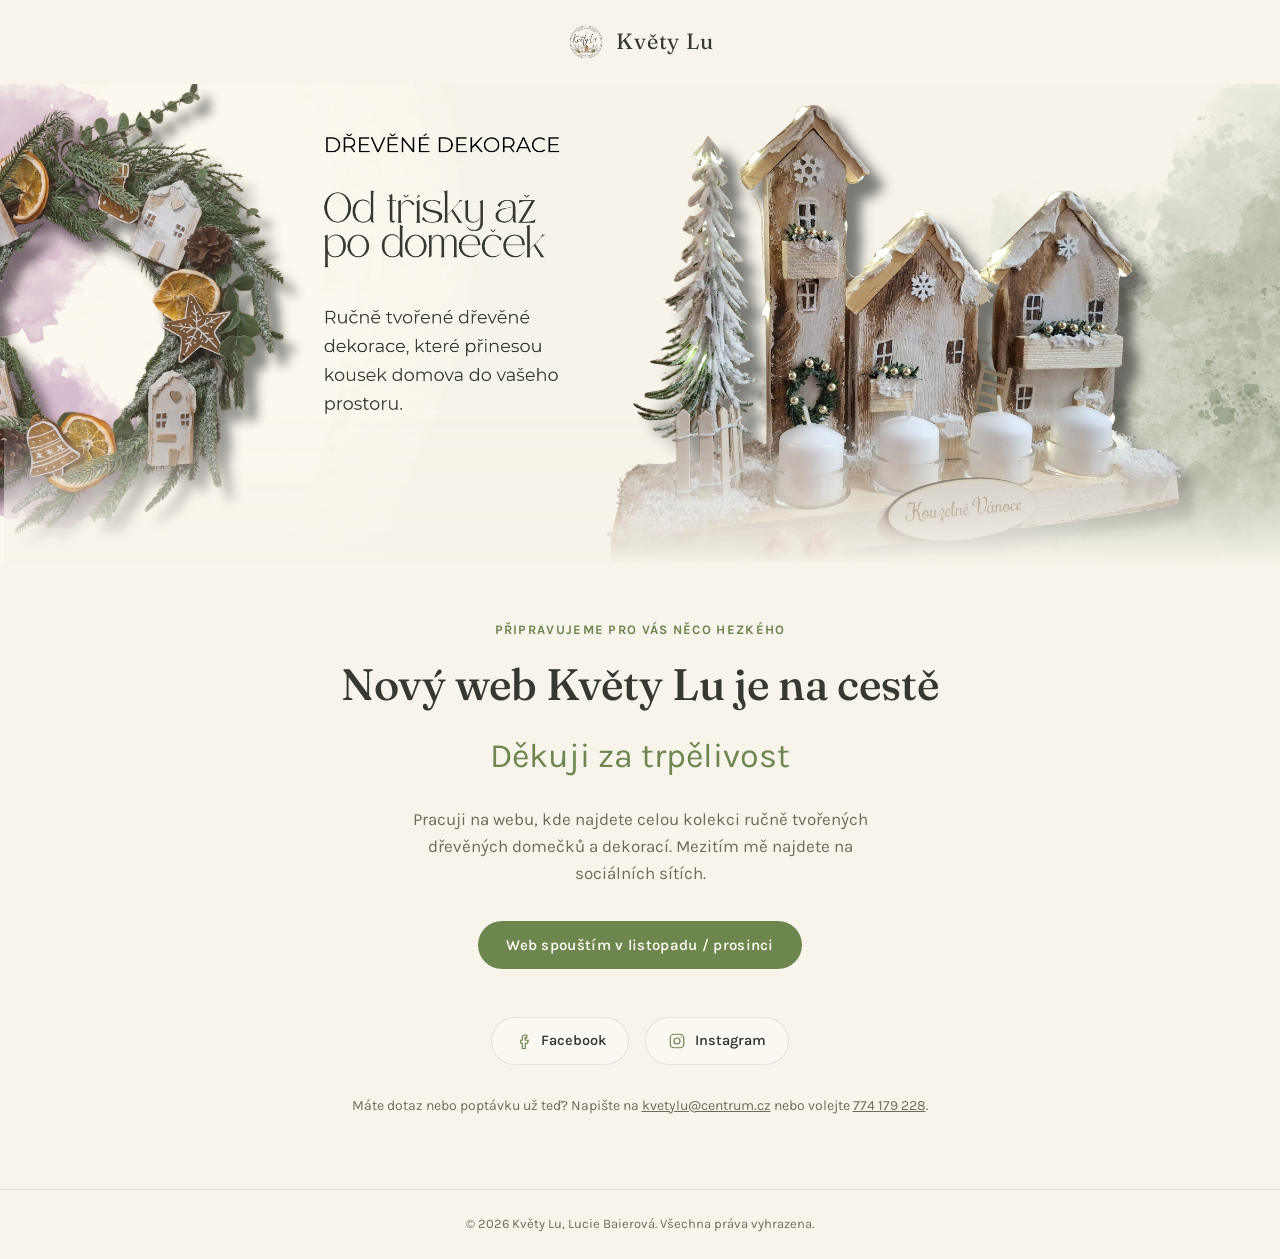
<file: kvety-lu-brzy-1.html>
<!DOCTYPE html>
<html lang="cs">
<head>
<meta charset="UTF-8">
<meta name="viewport" content="width=device-width, initial-scale=1.0">
<title>Květy Lu — web se připravuje</title>
<link rel="preconnect" href="https://fonts.googleapis.com">
<link rel="preconnect" href="https://fonts.gstatic.com" crossorigin>
<link href="https://fonts.googleapis.com/css2?family=Fraunces:ital,opsz,wght@0,9..144,400;0,9..144,500;0,9..144,600;1,9..144,500&family=Caveat:wght@500;600;700&family=Karla:wght@400;500;600&display=swap" rel="stylesheet">
<style>
  :root{
    --cream: #F8F4EC;
    --cream-deep: #EFE7D8;
    --ink: #363932;
    --ink-soft: #6E6A5F;
    --sage: #9FB08B;
    --sage-deep: #6C864D;
    --lavender: #B98FB7;
    --lavender-deep: #945491;
    --terracotta: #AB888C;
    --powder: #D9B9AA;
    --paper: #FBF8F2;
    --line: rgba(54,57,50,0.12);
  }
  *{box-sizing:border-box; margin:0; padding:0;}
  html{scroll-behavior:smooth;}
  body{
    background: var(--cream); color: var(--ink);
    font-family: 'Karla', sans-serif; font-size: 17px; line-height: 1.6;
    -webkit-font-smoothing: antialiased;
    min-height:100vh; display:flex; flex-direction:column;
  }
  h1,h2{ font-family: 'Fraunces', serif; font-weight: 500; color: var(--ink); line-height: 1.15; }
  .script{ font-family: 'Caveat', cursive; font-weight: 600; line-height: 1.1; }
  a{ color: var(--sage-deep); text-decoration:none; }
  img{ max-width:100%; display:block; }

  header{ padding: 22px 32px; display:flex; align-items:center; justify-content:center; }
  .logo{ display:flex; align-items:center; gap:10px; font-family:'Fraunces', serif; font-size:22px; letter-spacing:0.04em; color:var(--ink); }
  .logo img{ width:40px; height:40px; object-fit:contain; }

  .hero{ position:relative; width:100%; overflow:hidden; }
  .hero img{ width:100%; display:block; }

  main{ flex:1; display:flex; align-items:center; justify-content:center; padding: 56px 24px 72px; }
  .card{
    max-width: 620px; text-align:center;
  }
  .eyebrow{ font-size:13px; letter-spacing:0.1em; color: var(--sage-deep); font-weight:700; text-transform:uppercase; margin-bottom:18px; }
  .card h1{ font-size: clamp(30px, 5vw, 44px); margin-bottom:20px; }
  .card .script-line{ font-size: clamp(26px, 4vw, 34px); color: var(--sage-deep); margin-bottom:22px; }
  .card p{ color: var(--ink-soft); font-size:17px; max-width:48ch; margin:0 auto 14px; }
  .launch-badge{
    display:inline-block; margin: 20px 0 30px; padding: 12px 28px;
    background: var(--sage-deep); color: var(--paper); border-radius: 999px;
    font-weight:600; font-size:15px; letter-spacing:0.02em;
  }
  .social{ display:flex; gap:16px; justify-content:center; margin-top:18px; flex-wrap:wrap; }
  .social a{
    display:flex; align-items:center; gap:9px; padding: 11px 22px;
    border: 1px solid var(--line); border-radius: 999px; color: var(--ink);
    font-weight:600; font-size:14.5px; background: var(--paper);
    transition: border-color .2s ease, transform .2s ease;
  }
  .social a:hover{ border-color: var(--sage-deep); transform: translateY(-1px); }
  .social svg{ width:18px; height:18px; color: var(--sage-deep); }

  .contact{ margin-top:30px; font-size:14px; color: var(--ink-soft); }
  .contact a{ color: var(--ink-soft); text-decoration: underline; }

  footer{
    padding: 24px 32px; text-align:center; font-size:13px; color: var(--ink-soft);
    border-top: 1px solid var(--line);
  }

  @media (max-width: 600px){
    header{ padding:18px 20px; }
    main{ padding: 40px 20px 56px; }
  }
</style>
</head>
<body>

<header>
  <a href="#" class="logo">
    <img src="[data-uri]" alt="Květy Lu">
    Květy Lu
  </a>
</header>

<div class="hero">
  <picture>
    <source media="(max-width: 700px)" srcset="assets/hero-banner-mobile.png">
    <img src="assets/hero-banner.png" alt="Květy Lu — ručně tvořené dřevěné dekorace">
  </picture>
</div>

<main>
  <div class="card">
    <div class="eyebrow">Připravujeme pro vás něco hezkého</div>
    <h1>Nový web Květy Lu je na cestě</h1>
    <div class="script-line">Děkuji za trpělivost</div>
    <p>Pracuji na webu, kde najdete celou kolekci ručně tvořených dřevěných domečků a dekorací. Mezitím mě najdete na sociálních sítích.</p>
    <div class="launch-badge">Web spouštím v listopadu / prosinci</div>
    <div class="social">
      <a href="#" aria-label="Facebook Květy Lu">
        <svg viewBox="0 0 24 24" fill="none" stroke="currentColor" stroke-width="1.6"><path d="M15 8h2V4h-2a4 4 0 00-4 4v3H9v4h2v7h4v-7h3l1-4h-4V8a1 1 0 011-1z"/></svg>
        Facebook
      </a>
      <a href="#" aria-label="Instagram kvety_lu">
        <svg viewBox="0 0 24 24" fill="none" stroke="currentColor" stroke-width="1.6"><rect x="3" y="3" width="18" height="18" rx="5"/><circle cx="12" cy="12" r="4"/><circle cx="17.5" cy="6.5" r="0.8" fill="currentColor" stroke="none"/></svg>
        Instagram
      </a>
    </div>
    <div class="contact">
      Máte dotaz nebo poptávku už teď? Napište na <a href="mailto:kvetylu@centrum.cz">kvetylu@centrum.cz</a> nebo volejte <a href="tel:+420774179228">774 179 228</a>.
    </div>
  </div>
</main>

<footer>
  © 2026 Květy Lu, Lucie Baierová. Všechna práva vyhrazena.
</footer>

</body>
</html>
</file>
